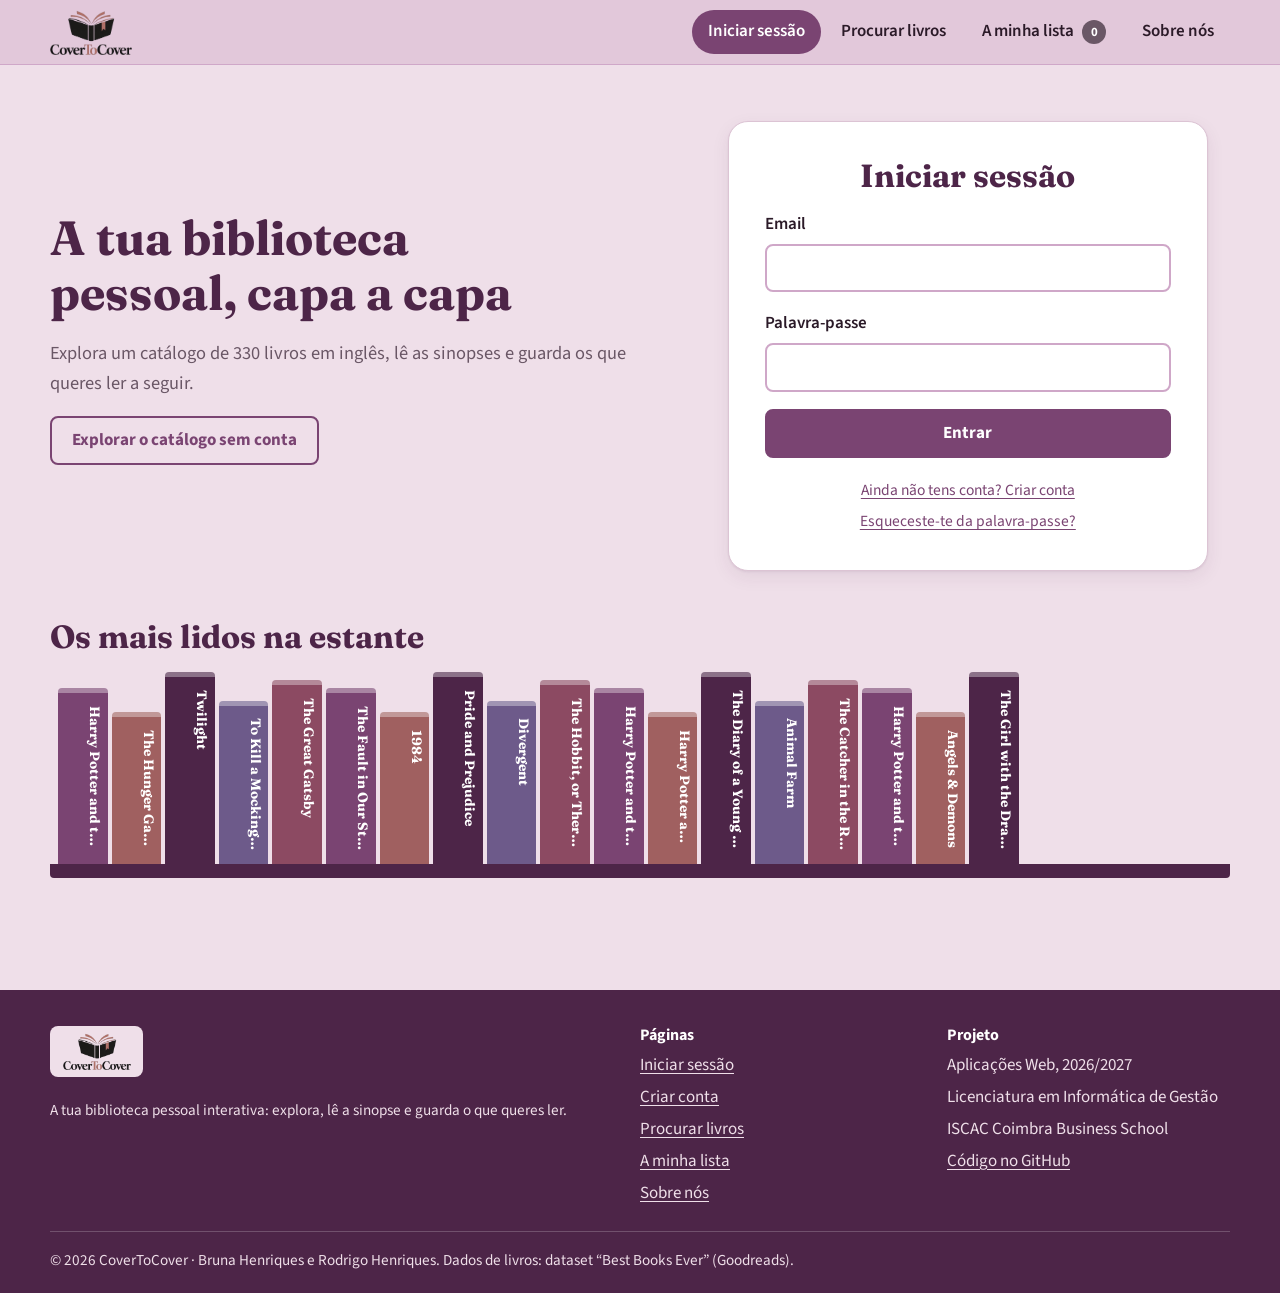
<file: index.html>
<!DOCTYPE html>
<html lang="pt-PT">
<head>
  <meta charset="utf-8">
  <meta name="viewport" content="width=device-width, initial-scale=1">
  <title>CoverToCover · Iniciar sessão</title>
  <meta name="description" content="Biblioteca pessoal interativa: explora um catálogo de livros, lê sinopses e guarda o que queres ler.">
  <meta name="theme-color" content="#e2c8da">
  <link rel="icon" type="image/png" href="img/logo.png">
  <link rel="preconnect" href="https://fonts.googleapis.com">
  <link rel="preconnect" href="https://fonts.gstatic.com" crossorigin>
  <link href="https://fonts.googleapis.com/css2?family=Fraunces:opsz,wght@9..144,600;9..144,700&family=Source+Sans+3:wght@400;600;700&display=swap" rel="stylesheet">
  <link rel="stylesheet" href="css/style.css">
</head>
<body>
  <a class="saltar" href="#conteudo">Saltar para o conteúdo</a>

  <header class="topo">
    <div class="container topo__barra">
      <a class="marca" href="index.html" aria-label="CoverToCover, página inicial">
        <img src="img/logo.png" alt="CoverToCover" width="102" height="58">
      </a>
      <button class="menu-btn" id="menu-btn" type="button" aria-expanded="false" aria-controls="menu-principal">
        <span class="menu-btn__barras" aria-hidden="true"></span> Menu
      </button>
      <nav class="menu" id="menu-principal" aria-label="Principal">
        <ul>
      <li><a href="index.html" aria-current="page" data-link-sessao>Iniciar sessão</a></li>
      <li><a href="livros.html">Procurar livros</a></li>
      <li><a href="lista.html">A minha lista <span class="contador" data-contador data-zero="true" aria-label="livros na lista">0</span></a></li>
      <li><a href="sobre.html">Sobre nós</a></li>
        </ul>
      </nav>
    </div>
  </header>

  <main id="conteudo">
    <section class="entrada">
      <div class="container entrada__grelha">
        <div class="entrada__texto">
          <h1>A tua biblioteca pessoal, capa a capa</h1>
          <p class="intro">Explora um catálogo de 330 livros em inglês, lê as sinopses e guarda os que queres ler a seguir.</p>
          <p><a class="btn btn--contorno" href="livros.html">Explorar o catálogo sem conta</a></p>
        </div>
        <div class="painel painel--login">
          <h2>Iniciar sessão</h2>
          <form class="formulario" id="form-login" novalidate>
            <p class="mensagem" id="login-ola" hidden></p>
        <div class="campo">
          <label for="email">Email</label>
          <input id="email" name="email" type="email" autocomplete="email" required aria-describedby="email-erro">
          <span class="campo__erro" id="email-erro" role="alert"></span>
        </div>
        <div class="campo">
          <label for="senha">Palavra-passe</label>
          <input id="senha" name="senha" type="password" autocomplete="current-password" required aria-describedby="senha-erro">
          <span class="campo__erro" id="senha-erro" role="alert"></span>
        </div>
            <div class="aviso-form" role="status" hidden></div>
            <button class="btn btn--bloco" type="submit">Entrar</button>
          </form>
          <div class="links-login">
            <a href="registo.html">Ainda não tens conta? Criar conta</a>
            <a href="#" id="esqueci">Esqueceste-te da palavra-passe?</a>
          </div>
        </div>
      </div>
      <div class="container estante-bloco">
        <h2>Os mais lidos na estante</h2>
        <ul class="estante" id="estante" aria-label="Livros mais populares"></ul>
      </div>
    </section>
  </main>

  <div class="so-leitores" id="aviso" role="status" aria-live="polite"></div>

  <footer class="rodape">
    <div class="container">
      <div class="rodape__grelha">
        <div>
          <a class="rodape__marca" href="index.html"><img src="img/logo.png" alt="CoverToCover" width="85" height="48"></a>
          <p>A tua biblioteca pessoal interativa: explora, lê a sinopse e guarda o que queres ler.</p>
        </div>
        <nav aria-label="Rodapé">
          <h2>Páginas</h2>
          <ul>
            <li><a href="index.html">Iniciar sessão</a></li>
            <li><a href="registo.html">Criar conta</a></li>
            <li><a href="livros.html">Procurar livros</a></li>
            <li><a href="lista.html">A minha lista</a></li>
            <li><a href="sobre.html">Sobre nós</a></li>
          </ul>
        </nav>
        <div>
          <h2>Projeto</h2>
          <ul>
            <li>Aplicações Web, 2026/2027</li>
            <li>Licenciatura em Informática de Gestão</li>
            <li>ISCAC Coimbra Business School</li>
            <li><a href="https://github.com/brunahenriques/projeto-web-2026">Código no GitHub</a></li>
          </ul>
        </div>
      </div>
      <div class="rodape__fim"><p>© 2026 CoverToCover · Bruna Henriques e Rodrigo Henriques. Dados de livros: dataset “Best Books Ever” (Goodreads).</p></div>
    </div>
  </footer>
  <script src="data/livros.js"></script>
  <script src="js/app.js"></script>
  <script src="js/auth.js"></script>
  <script src="js/inicio.js"></script>
</body>
</html>
</file>
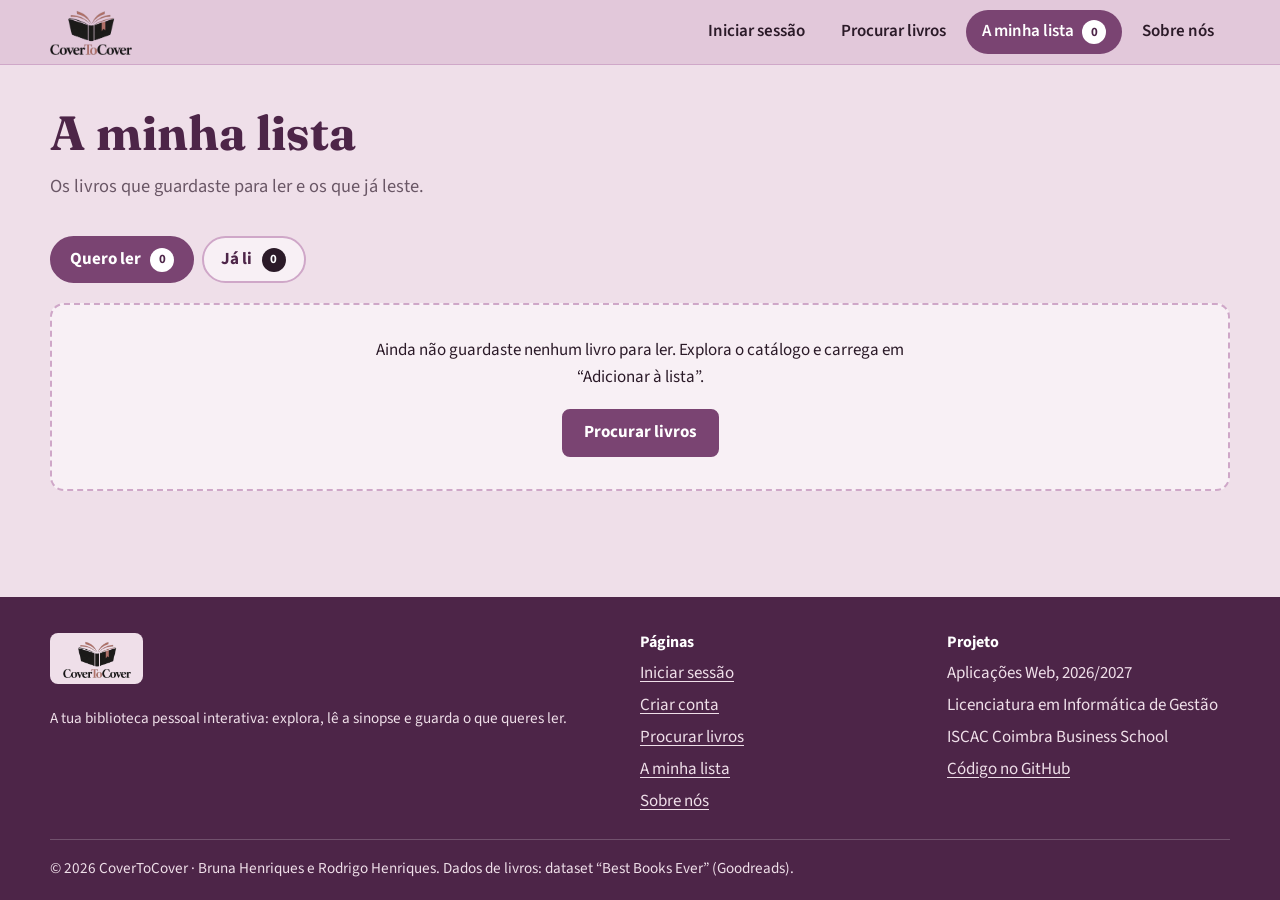
<file: lista.html>
<!DOCTYPE html>
<html lang="pt-PT">
<head>
  <meta charset="utf-8">
  <meta name="viewport" content="width=device-width, initial-scale=1">
  <title>A minha lista · CoverToCover</title>
  <meta name="description" content="Os livros que queres ler e os que já leste.">
  <meta name="theme-color" content="#e2c8da">
  <link rel="icon" type="image/png" href="img/logo.png">
  <link rel="preconnect" href="https://fonts.googleapis.com">
  <link rel="preconnect" href="https://fonts.gstatic.com" crossorigin>
  <link href="https://fonts.googleapis.com/css2?family=Fraunces:opsz,wght@9..144,600;9..144,700&family=Source+Sans+3:wght@400;600;700&display=swap" rel="stylesheet">
  <link rel="stylesheet" href="css/style.css">
</head>
<body>
  <a class="saltar" href="#conteudo">Saltar para o conteúdo</a>

  <header class="topo">
    <div class="container topo__barra">
      <a class="marca" href="index.html" aria-label="CoverToCover, página inicial">
        <img src="img/logo.png" alt="CoverToCover" width="102" height="58">
      </a>
      <button class="menu-btn" id="menu-btn" type="button" aria-expanded="false" aria-controls="menu-principal">
        <span class="menu-btn__barras" aria-hidden="true"></span> Menu
      </button>
      <nav class="menu" id="menu-principal" aria-label="Principal">
        <ul>
      <li><a href="index.html" data-link-sessao>Iniciar sessão</a></li>
      <li><a href="livros.html">Procurar livros</a></li>
      <li><a href="lista.html" aria-current="page">A minha lista <span class="contador" data-contador data-zero="true" aria-label="livros na lista">0</span></a></li>
      <li><a href="sobre.html">Sobre nós</a></li>
        </ul>
      </nav>
    </div>
  </header>

  <main id="conteudo">
    <div class="container">
      <div class="pagina-titulo">
        <h1>A minha lista</h1>
        <p class="intro">Os livros que guardaste para ler e os que já leste.</p>
      </div>
      <div class="separadores" role="tablist" aria-label="Estado dos livros">
        <button class="separador" role="tab" data-estado="quero" aria-selected="true">Quero ler <span class="contador" id="n-quero">0</span></button>
        <button class="separador" role="tab" data-estado="lido" aria-selected="false">Já li <span class="contador" id="n-lido">0</span></button>
      </div>
      <ul class="lista-completa" id="lista-itens"></ul>
      <div class="vazio" id="lista-vazia" hidden>
        <p></p>
        <a class="btn" href="livros.html">Procurar livros</a>
      </div>
    </div>
  </main>

  <div class="so-leitores" id="aviso" role="status" aria-live="polite"></div>

  <footer class="rodape">
    <div class="container">
      <div class="rodape__grelha">
        <div>
          <a class="rodape__marca" href="index.html"><img src="img/logo.png" alt="CoverToCover" width="85" height="48"></a>
          <p>A tua biblioteca pessoal interativa: explora, lê a sinopse e guarda o que queres ler.</p>
        </div>
        <nav aria-label="Rodapé">
          <h2>Páginas</h2>
          <ul>
            <li><a href="index.html">Iniciar sessão</a></li>
            <li><a href="registo.html">Criar conta</a></li>
            <li><a href="livros.html">Procurar livros</a></li>
            <li><a href="lista.html">A minha lista</a></li>
            <li><a href="sobre.html">Sobre nós</a></li>
          </ul>
        </nav>
        <div>
          <h2>Projeto</h2>
          <ul>
            <li>Aplicações Web, 2026/2027</li>
            <li>Licenciatura em Informática de Gestão</li>
            <li>ISCAC Coimbra Business School</li>
            <li><a href="https://github.com/brunahenriques/projeto-web-2026">Código no GitHub</a></li>
          </ul>
        </div>
      </div>
      <div class="rodape__fim"><p>© 2026 CoverToCover · Bruna Henriques e Rodrigo Henriques. Dados de livros: dataset “Best Books Ever” (Goodreads).</p></div>
    </div>
  </footer>
  <script src="data/livros.js"></script>
  <script src="js/app.js"></script>
  <script src="js/lista.js"></script>
</body>
</html>
</file>
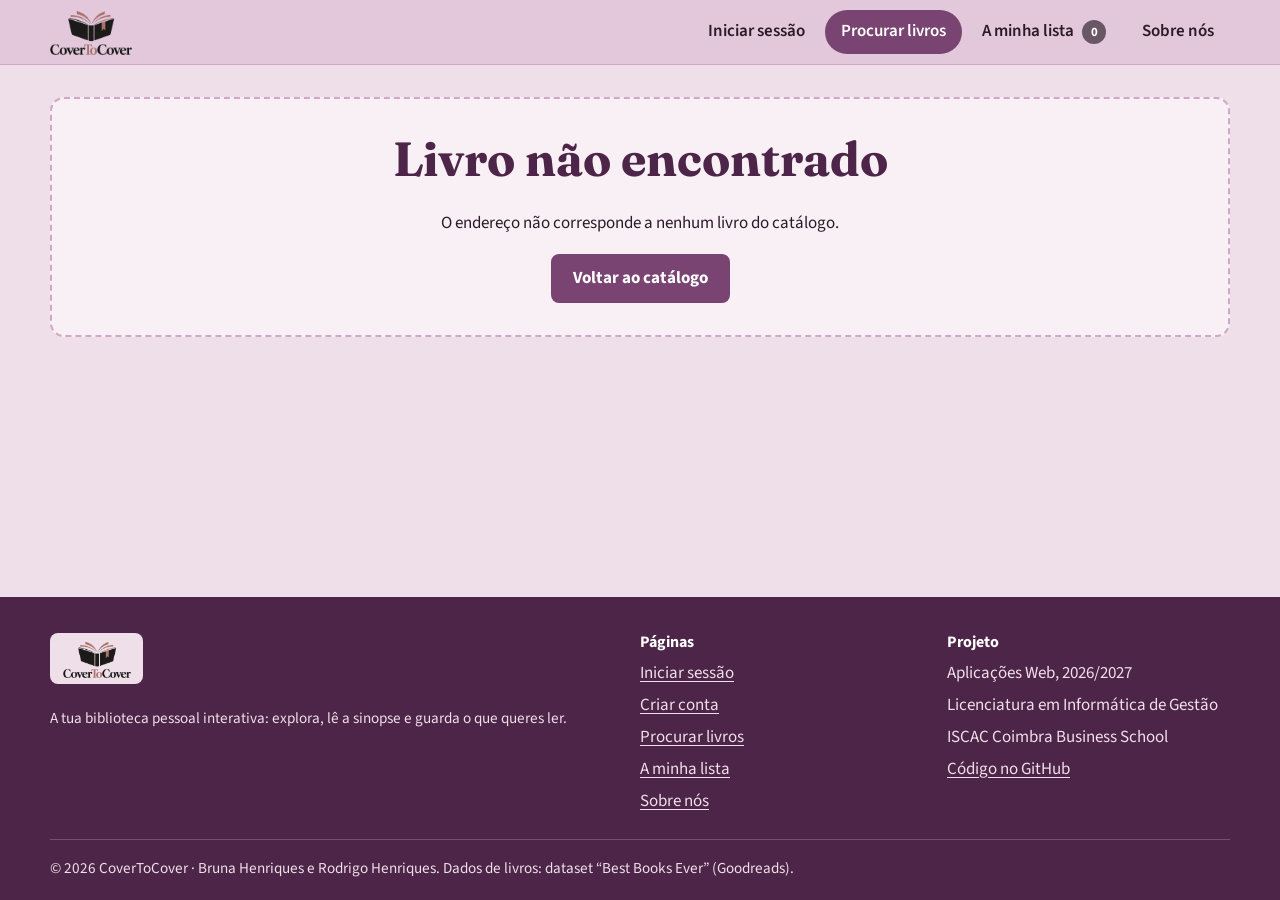
<file: livro.html>
<!DOCTYPE html>
<html lang="pt-PT">
<head>
  <meta charset="utf-8">
  <meta name="viewport" content="width=device-width, initial-scale=1">
  <title>Livro · CoverToCover</title>
  <meta name="description" content="Capa, ficha e sinopse do livro.">
  <meta name="theme-color" content="#e2c8da">
  <link rel="icon" type="image/png" href="img/logo.png">
  <link rel="preconnect" href="https://fonts.googleapis.com">
  <link rel="preconnect" href="https://fonts.gstatic.com" crossorigin>
  <link href="https://fonts.googleapis.com/css2?family=Fraunces:opsz,wght@9..144,600;9..144,700&family=Source+Sans+3:wght@400;600;700&display=swap" rel="stylesheet">
  <link rel="stylesheet" href="css/style.css">
</head>
<body>
  <a class="saltar" href="#conteudo">Saltar para o conteúdo</a>

  <header class="topo">
    <div class="container topo__barra">
      <a class="marca" href="index.html" aria-label="CoverToCover, página inicial">
        <img src="img/logo.png" alt="CoverToCover" width="102" height="58">
      </a>
      <button class="menu-btn" id="menu-btn" type="button" aria-expanded="false" aria-controls="menu-principal">
        <span class="menu-btn__barras" aria-hidden="true"></span> Menu
      </button>
      <nav class="menu" id="menu-principal" aria-label="Principal">
        <ul>
      <li><a href="index.html" data-link-sessao>Iniciar sessão</a></li>
      <li><a href="livros.html" aria-current="page">Procurar livros</a></li>
      <li><a href="lista.html">A minha lista <span class="contador" data-contador data-zero="true" aria-label="livros na lista">0</span></a></li>
      <li><a href="sobre.html">Sobre nós</a></li>
        </ul>
      </nav>
    </div>
  </header>

  <main id="conteudo">
    <div class="container" id="livro">
      <p class="suave" style="padding-top:2rem">A carregar livro…</p>
    </div>
  </main>

  <div class="so-leitores" id="aviso" role="status" aria-live="polite"></div>

  <footer class="rodape">
    <div class="container">
      <div class="rodape__grelha">
        <div>
          <a class="rodape__marca" href="index.html"><img src="img/logo.png" alt="CoverToCover" width="85" height="48"></a>
          <p>A tua biblioteca pessoal interativa: explora, lê a sinopse e guarda o que queres ler.</p>
        </div>
        <nav aria-label="Rodapé">
          <h2>Páginas</h2>
          <ul>
            <li><a href="index.html">Iniciar sessão</a></li>
            <li><a href="registo.html">Criar conta</a></li>
            <li><a href="livros.html">Procurar livros</a></li>
            <li><a href="lista.html">A minha lista</a></li>
            <li><a href="sobre.html">Sobre nós</a></li>
          </ul>
        </nav>
        <div>
          <h2>Projeto</h2>
          <ul>
            <li>Aplicações Web, 2026/2027</li>
            <li>Licenciatura em Informática de Gestão</li>
            <li>ISCAC Coimbra Business School</li>
            <li><a href="https://github.com/brunahenriques/projeto-web-2026">Código no GitHub</a></li>
          </ul>
        </div>
      </div>
      <div class="rodape__fim"><p>© 2026 CoverToCover · Bruna Henriques e Rodrigo Henriques. Dados de livros: dataset “Best Books Ever” (Goodreads).</p></div>
    </div>
  </footer>
  <script src="data/livros.js"></script>
  <script src="js/app.js"></script>
  <script src="js/livro.js"></script>
</body>
</html>
</file>
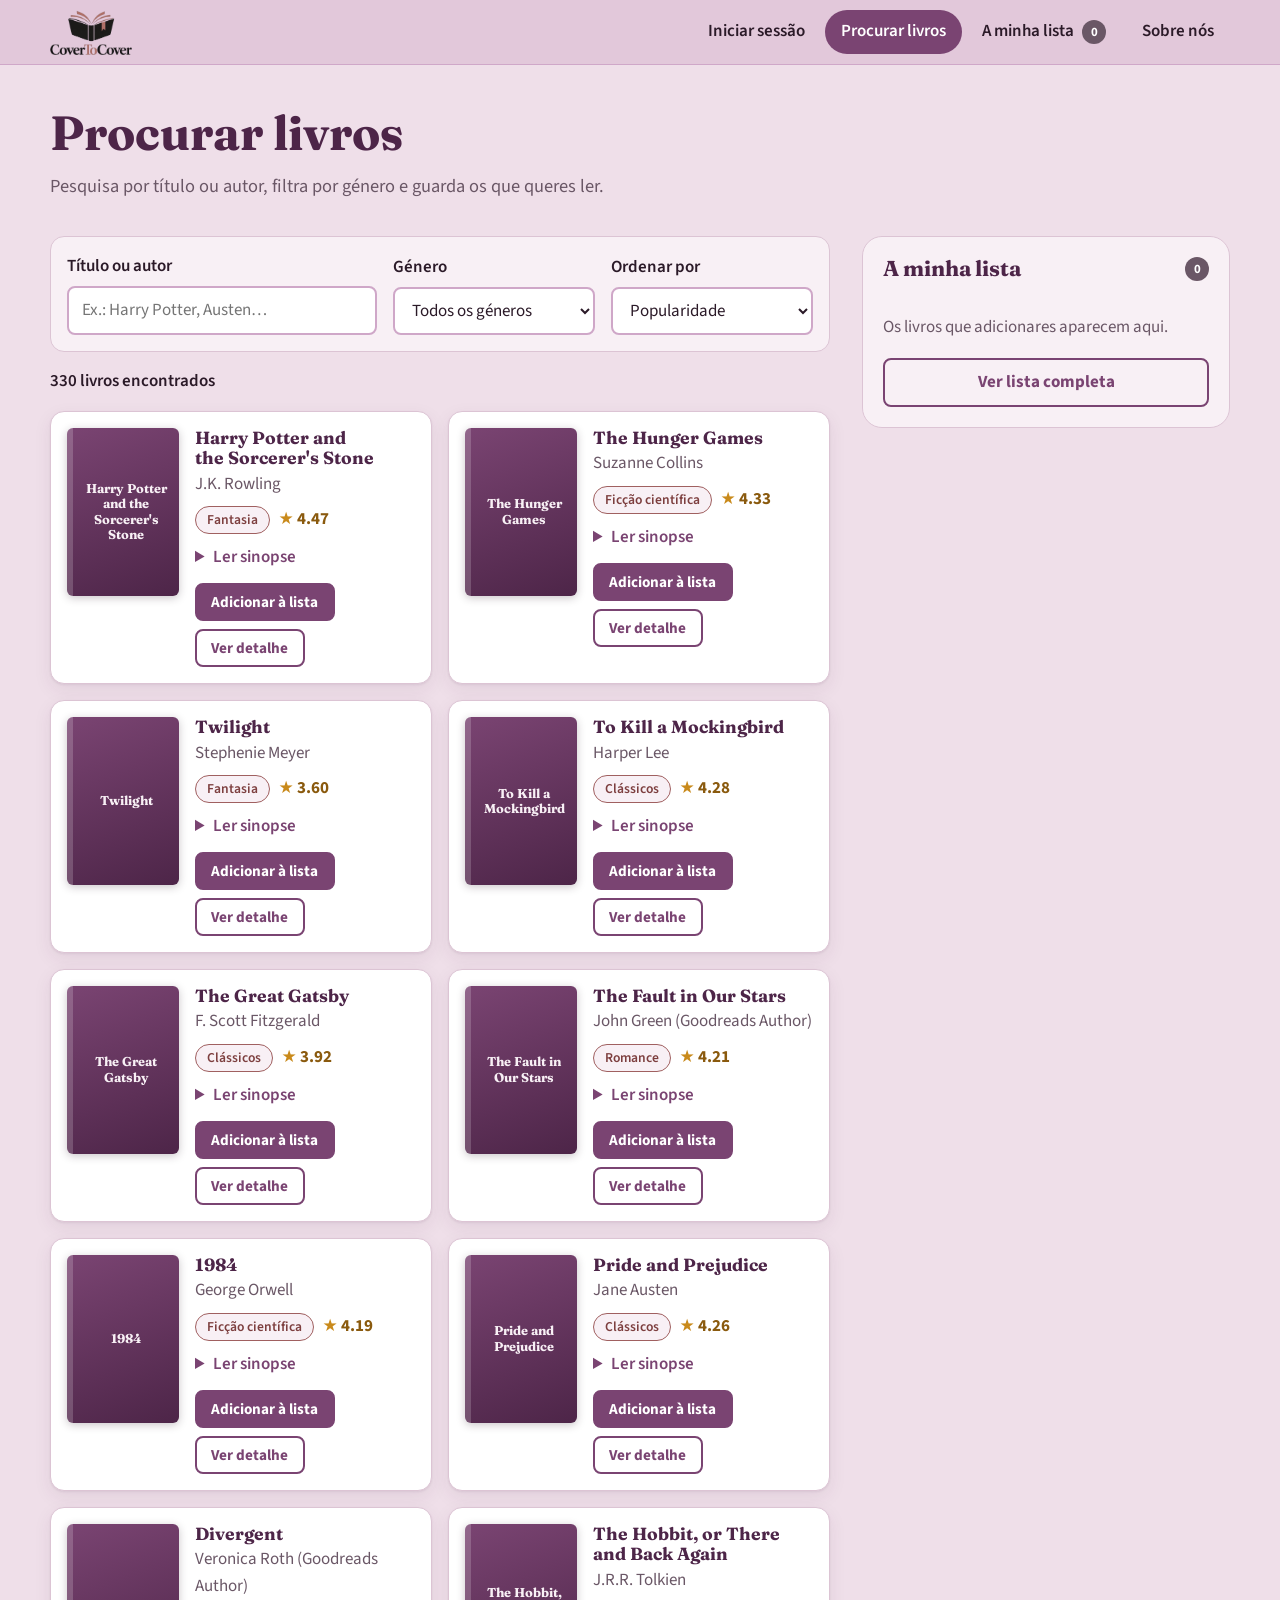
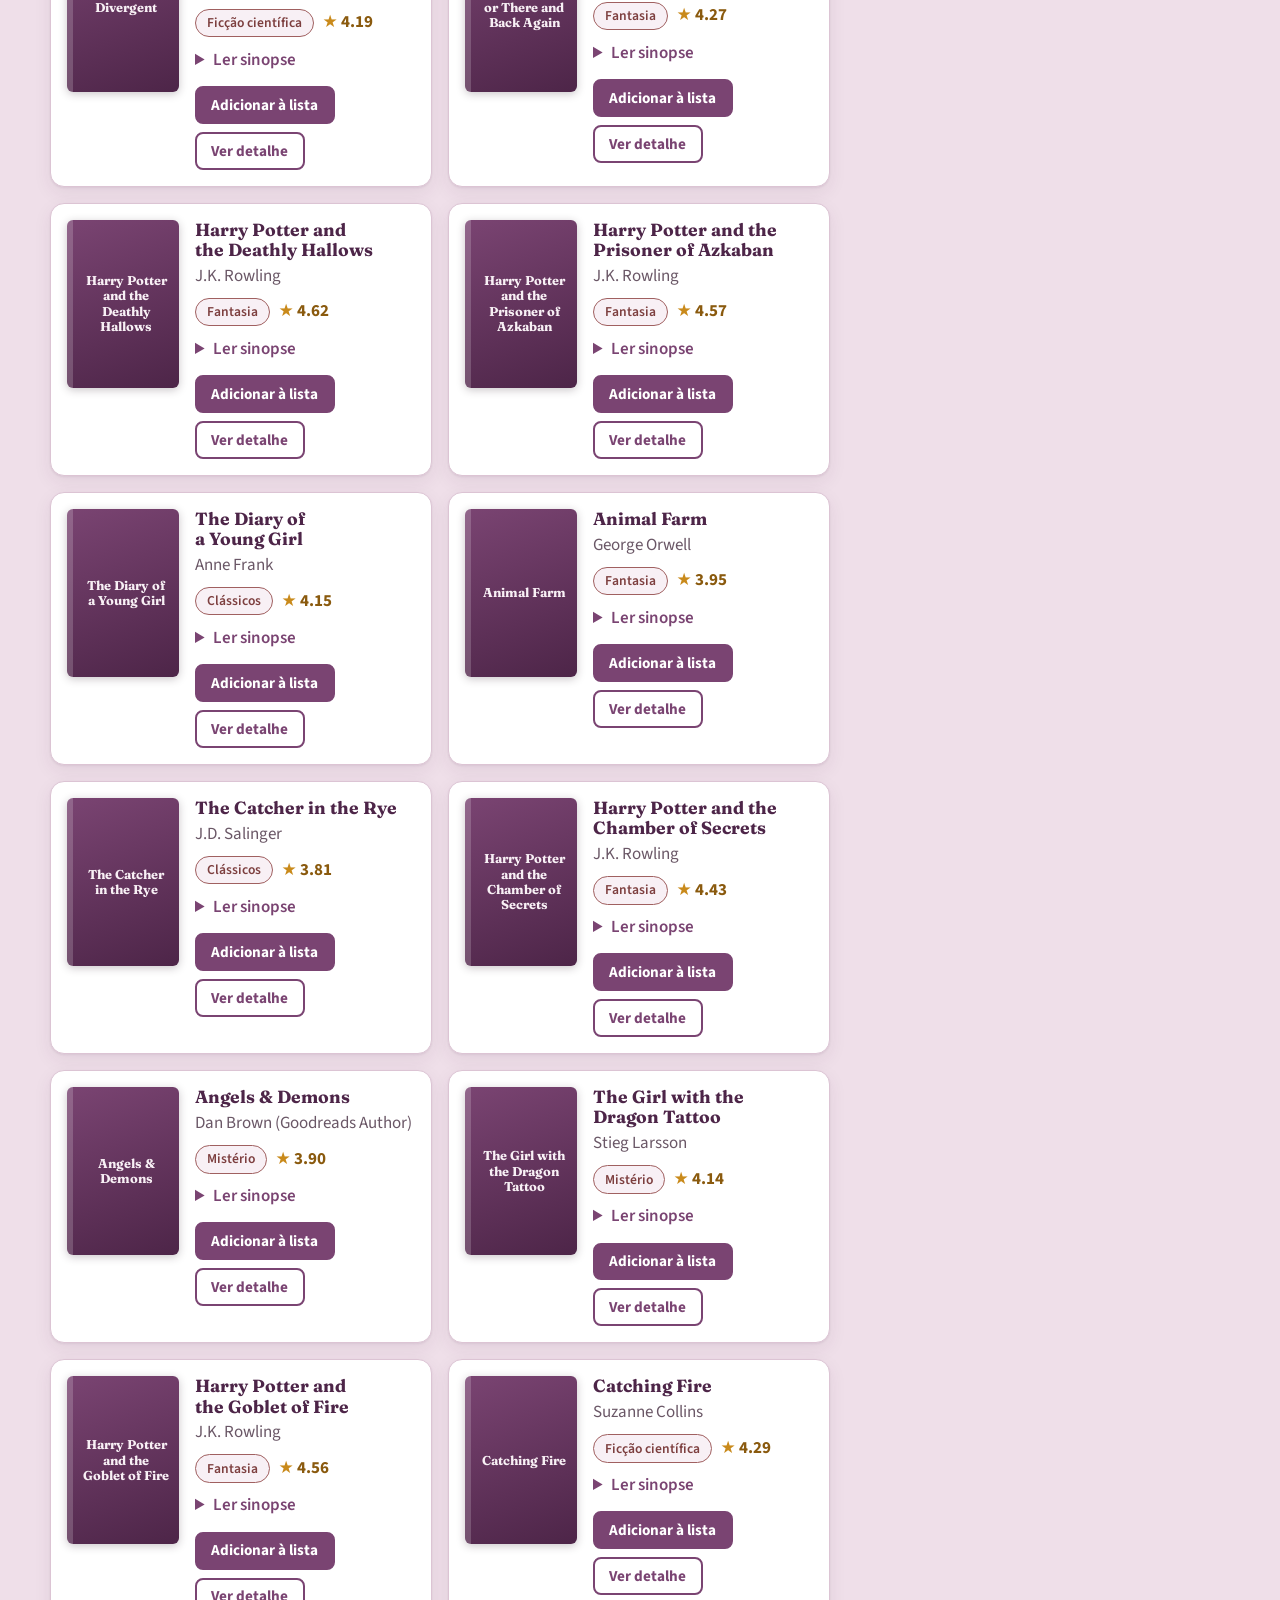
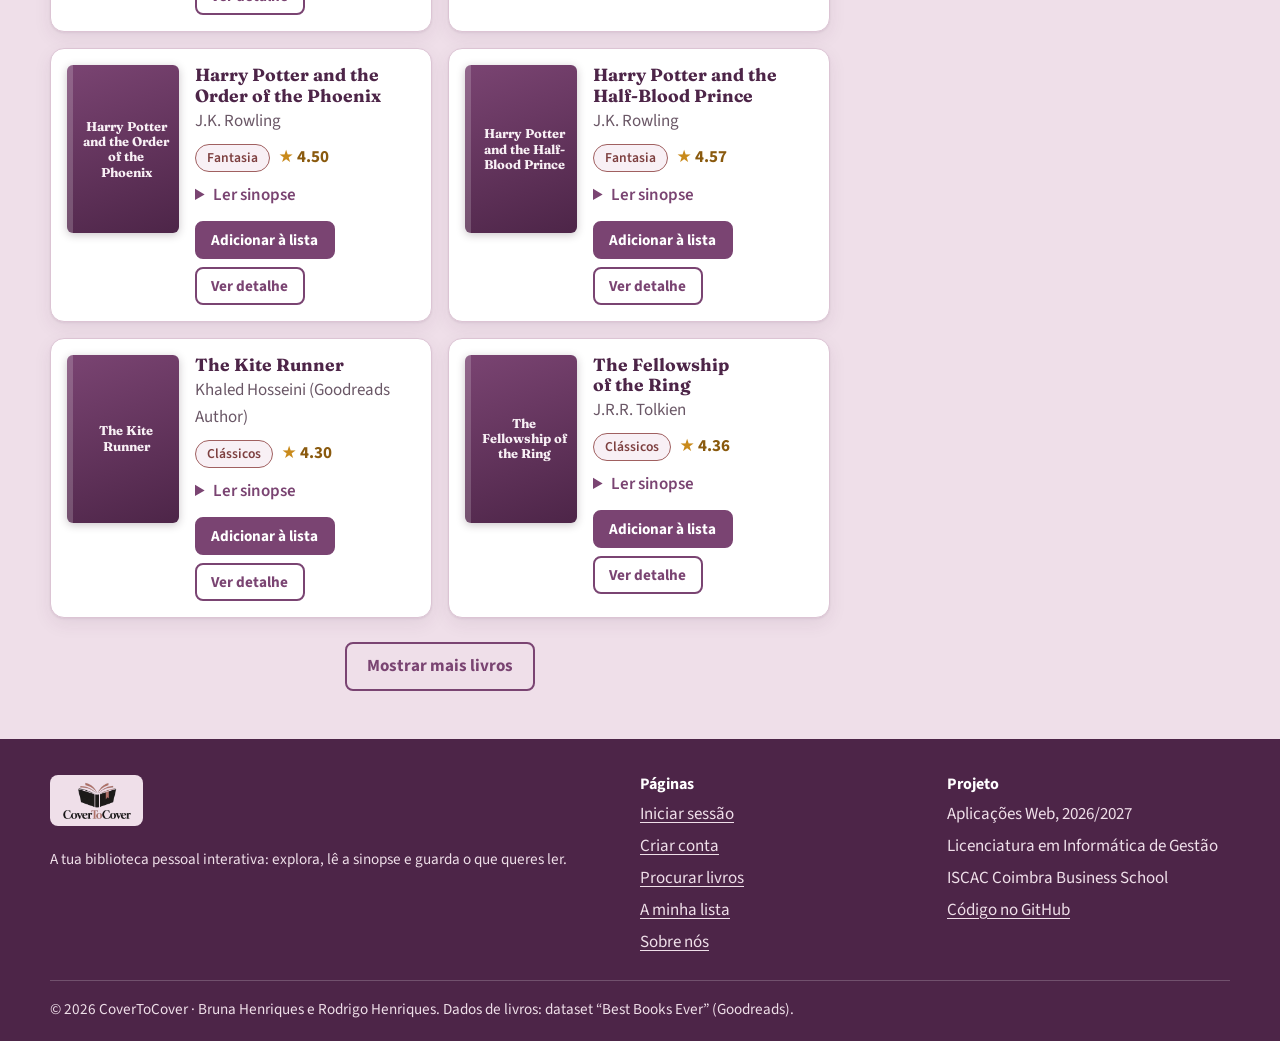
<file: livros.html>
<!DOCTYPE html>
<html lang="pt-PT">
<head>
  <meta charset="utf-8">
  <meta name="viewport" content="width=device-width, initial-scale=1">
  <title>Procurar livros · CoverToCover</title>
  <meta name="description" content="Pesquisa livros por título, autor ou género e guarda os que queres ler.">
  <meta name="theme-color" content="#e2c8da">
  <link rel="icon" type="image/png" href="img/logo.png">
  <link rel="preconnect" href="https://fonts.googleapis.com">
  <link rel="preconnect" href="https://fonts.gstatic.com" crossorigin>
  <link href="https://fonts.googleapis.com/css2?family=Fraunces:opsz,wght@9..144,600;9..144,700&family=Source+Sans+3:wght@400;600;700&display=swap" rel="stylesheet">
  <link rel="stylesheet" href="css/style.css">
</head>
<body>
  <a class="saltar" href="#conteudo">Saltar para o conteúdo</a>

  <header class="topo">
    <div class="container topo__barra">
      <a class="marca" href="index.html" aria-label="CoverToCover, página inicial">
        <img src="img/logo.png" alt="CoverToCover" width="102" height="58">
      </a>
      <button class="menu-btn" id="menu-btn" type="button" aria-expanded="false" aria-controls="menu-principal">
        <span class="menu-btn__barras" aria-hidden="true"></span> Menu
      </button>
      <nav class="menu" id="menu-principal" aria-label="Principal">
        <ul>
      <li><a href="index.html" data-link-sessao>Iniciar sessão</a></li>
      <li><a href="livros.html" aria-current="page">Procurar livros</a></li>
      <li><a href="lista.html">A minha lista <span class="contador" data-contador data-zero="true" aria-label="livros na lista">0</span></a></li>
      <li><a href="sobre.html">Sobre nós</a></li>
        </ul>
      </nav>
    </div>
  </header>

  <main id="conteudo">
    <div class="container">
      <div class="pagina-titulo">
        <h1>Procurar livros</h1>
        <p class="intro">Pesquisa por título ou autor, filtra por género e guarda os que queres ler.</p>
      </div>

      <div class="catalogo-layout">
        <section class="catalogo" aria-labelledby="t-resultados">
          <form class="filtros" id="filtros" role="search" aria-label="Filtrar livros">
            <div class="campo">
              <label for="pesquisa">Título ou autor</label>
              <input id="pesquisa" type="search" placeholder="Ex.: Harry Potter, Austen…" autocomplete="off">
            </div>
            <div class="campo">
              <label for="genero">Género</label>
              <select id="genero"><option value="">Todos os géneros</option></select>
            </div>
            <div class="campo">
              <label for="ordem">Ordenar por</label>
              <select id="ordem">
                <option value="popularidade">Popularidade</option>
                <option value="avaliacao">Avaliação</option>
                <option value="titulo">Título (A–Z)</option>
              </select>
            </div>
          </form>

          <div class="catalogo__estado">
            <h2 class="so-leitores" id="t-resultados">Resultados</h2>
            <p id="estado" aria-live="polite"></p>
            <button class="btn-link" id="limpar" type="button" hidden>Limpar filtros</button>
          </div>

          <ul class="livros-grelha" id="livros"></ul>

          <div class="vazio" id="vazio" hidden>
            <h3>Nenhum livro encontrado</h3>
            <p>Experimenta outro título, outro autor ou remove o filtro de género.</p>
          </div>
          <div class="mais" id="mais" hidden><button class="btn btn--contorno" id="mais-btn" type="button">Mostrar mais livros</button></div>
        </section>

        <aside class="lista-lateral" aria-labelledby="t-lateral">
          <div class="lista-lateral__topo">
            <h2 id="t-lateral">A minha lista</h2>
            <span class="contador" data-contador data-zero="true" aria-label="livros na lista">0</span>
          </div>
          <ul class="mini-lista" id="mini-lista"></ul>
          <p class="suave" id="mini-vazia">Os livros que adicionares aparecem aqui.</p>
          <a class="btn btn--contorno btn--bloco" href="lista.html">Ver lista completa</a>
        </aside>
      </div>
    </div>
  </main>

  <div class="so-leitores" id="aviso" role="status" aria-live="polite"></div>

  <footer class="rodape">
    <div class="container">
      <div class="rodape__grelha">
        <div>
          <a class="rodape__marca" href="index.html"><img src="img/logo.png" alt="CoverToCover" width="85" height="48"></a>
          <p>A tua biblioteca pessoal interativa: explora, lê a sinopse e guarda o que queres ler.</p>
        </div>
        <nav aria-label="Rodapé">
          <h2>Páginas</h2>
          <ul>
            <li><a href="index.html">Iniciar sessão</a></li>
            <li><a href="registo.html">Criar conta</a></li>
            <li><a href="livros.html">Procurar livros</a></li>
            <li><a href="lista.html">A minha lista</a></li>
            <li><a href="sobre.html">Sobre nós</a></li>
          </ul>
        </nav>
        <div>
          <h2>Projeto</h2>
          <ul>
            <li>Aplicações Web, 2026/2027</li>
            <li>Licenciatura em Informática de Gestão</li>
            <li>ISCAC Coimbra Business School</li>
            <li><a href="https://github.com/brunahenriques/projeto-web-2026">Código no GitHub</a></li>
          </ul>
        </div>
      </div>
      <div class="rodape__fim"><p>© 2026 CoverToCover · Bruna Henriques e Rodrigo Henriques. Dados de livros: dataset “Best Books Ever” (Goodreads).</p></div>
    </div>
  </footer>
  <script src="data/livros.js"></script>
  <script src="js/app.js"></script>
  <script src="js/catalogo.js"></script>
</body>
</html>
</file>
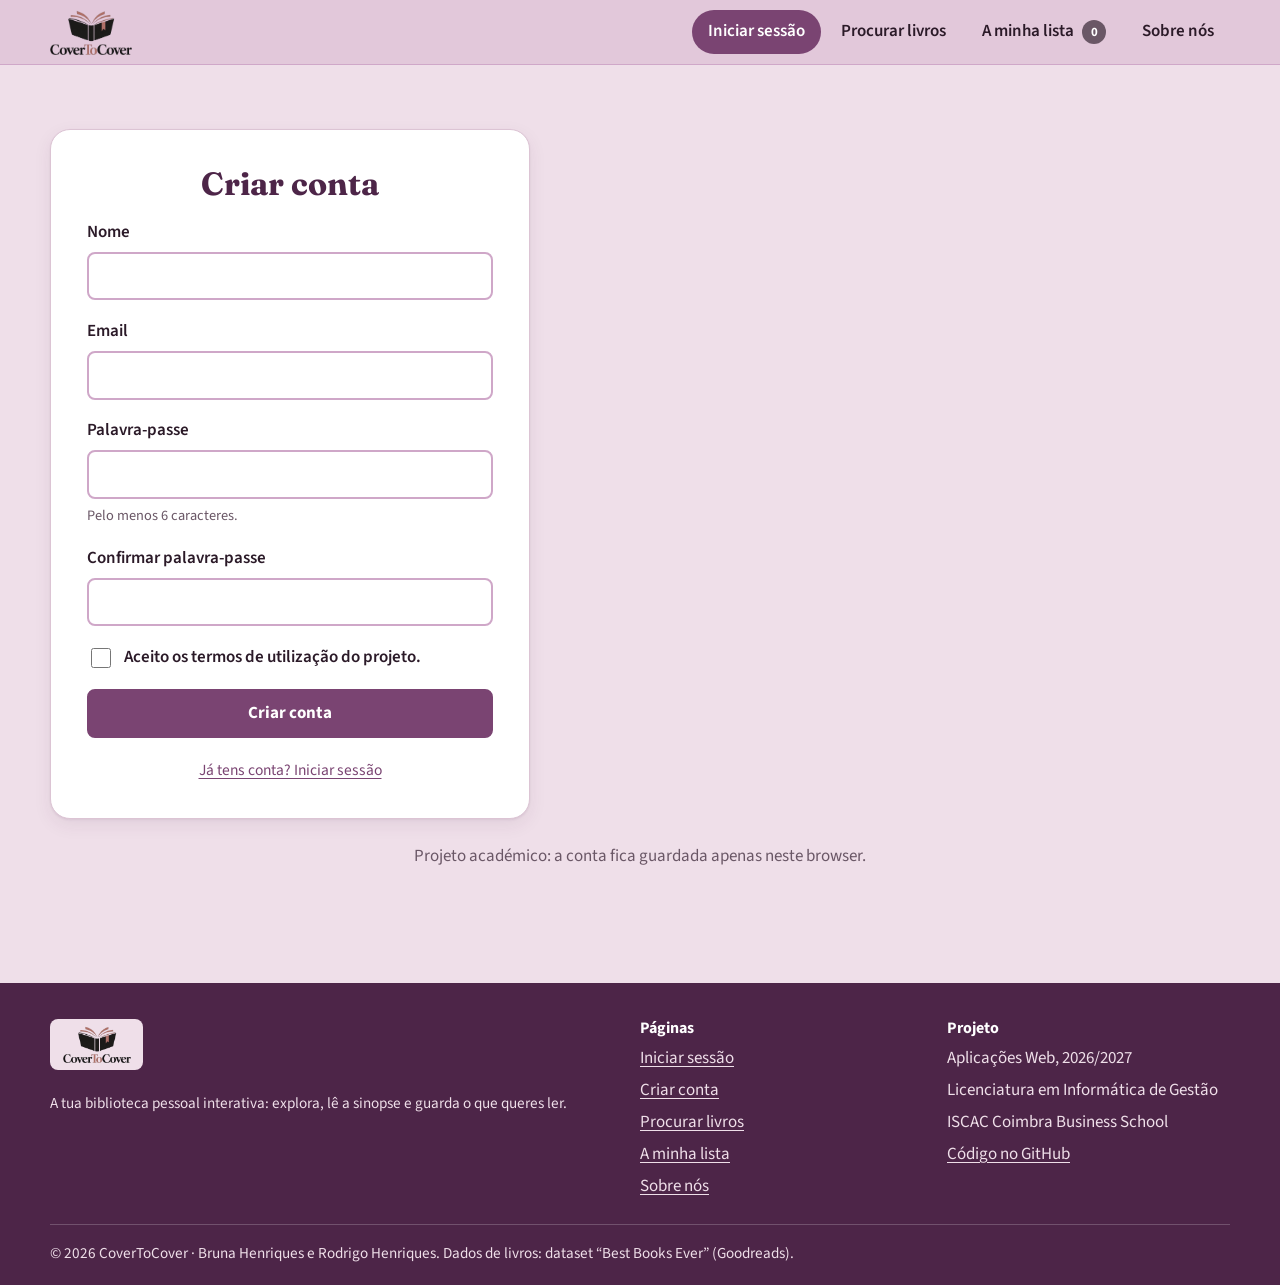
<file: registo.html>
<!DOCTYPE html>
<html lang="pt-PT">
<head>
  <meta charset="utf-8">
  <meta name="viewport" content="width=device-width, initial-scale=1">
  <title>Criar conta · CoverToCover</title>
  <meta name="description" content="Cria a tua conta no CoverToCover.">
  <meta name="theme-color" content="#e2c8da">
  <link rel="icon" type="image/png" href="img/logo.png">
  <link rel="preconnect" href="https://fonts.googleapis.com">
  <link rel="preconnect" href="https://fonts.gstatic.com" crossorigin>
  <link href="https://fonts.googleapis.com/css2?family=Fraunces:opsz,wght@9..144,600;9..144,700&family=Source+Sans+3:wght@400;600;700&display=swap" rel="stylesheet">
  <link rel="stylesheet" href="css/style.css">
</head>
<body>
  <a class="saltar" href="#conteudo">Saltar para o conteúdo</a>

  <header class="topo">
    <div class="container topo__barra">
      <a class="marca" href="index.html" aria-label="CoverToCover, página inicial">
        <img src="img/logo.png" alt="CoverToCover" width="102" height="58">
      </a>
      <button class="menu-btn" id="menu-btn" type="button" aria-expanded="false" aria-controls="menu-principal">
        <span class="menu-btn__barras" aria-hidden="true"></span> Menu
      </button>
      <nav class="menu" id="menu-principal" aria-label="Principal">
        <ul>
      <li><a href="index.html" aria-current="page" data-link-sessao>Iniciar sessão</a></li>
      <li><a href="livros.html">Procurar livros</a></li>
      <li><a href="lista.html">A minha lista <span class="contador" data-contador data-zero="true" aria-label="livros na lista">0</span></a></li>
      <li><a href="sobre.html">Sobre nós</a></li>
        </ul>
      </nav>
    </div>
  </header>

  <main id="conteudo">
    <section class="secao">
      <div class="container">
        <div class="painel painel--login">
          <h1 style="font-size:2rem;text-align:center">Criar conta</h1>
          <form class="formulario" id="form-registo" novalidate>
        <div class="campo">
          <label for="nome">Nome</label>
          <input id="nome" name="nome" type="text" autocomplete="name" required aria-describedby="nome-erro">
          <span class="campo__erro" id="nome-erro" role="alert"></span>
        </div>
        <div class="campo">
          <label for="email">Email</label>
          <input id="email" name="email" type="email" autocomplete="email" required aria-describedby="email-erro">
          <span class="campo__erro" id="email-erro" role="alert"></span>
        </div>
        <div class="campo">
          <label for="senha">Palavra-passe</label>
          <input id="senha" name="senha" type="password" autocomplete="new-password" minlength="6" required aria-describedby="senha-ajuda senha-erro">
          <span class="campo__ajuda" id="senha-ajuda">Pelo menos 6 caracteres.</span><span class="campo__erro" id="senha-erro" role="alert"></span>
        </div>
        <div class="campo">
          <label for="senha2">Confirmar palavra-passe</label>
          <input id="senha2" name="senha2" type="password" autocomplete="new-password" required aria-describedby="senha2-erro">
          <span class="campo__erro" id="senha2-erro" role="alert"></span>
        </div>
            <div class="campo campo--check">
              <input id="termos" name="termos" type="checkbox" required>
              <label for="termos">Aceito os termos de utilização do projeto.</label>
            </div>
            <div class="aviso-form" role="status" hidden></div>
            <button class="btn btn--bloco" type="submit">Criar conta</button>
          </form>
          <div class="links-login"><a href="index.html">Já tens conta? Iniciar sessão</a></div>
        </div>
        <p class="suave" style="text-align:center;margin:1.5rem auto 0">Projeto académico: a conta fica guardada apenas neste browser.</p>
      </div>
    </section>
  </main>

  <div class="so-leitores" id="aviso" role="status" aria-live="polite"></div>

  <footer class="rodape">
    <div class="container">
      <div class="rodape__grelha">
        <div>
          <a class="rodape__marca" href="index.html"><img src="img/logo.png" alt="CoverToCover" width="85" height="48"></a>
          <p>A tua biblioteca pessoal interativa: explora, lê a sinopse e guarda o que queres ler.</p>
        </div>
        <nav aria-label="Rodapé">
          <h2>Páginas</h2>
          <ul>
            <li><a href="index.html">Iniciar sessão</a></li>
            <li><a href="registo.html">Criar conta</a></li>
            <li><a href="livros.html">Procurar livros</a></li>
            <li><a href="lista.html">A minha lista</a></li>
            <li><a href="sobre.html">Sobre nós</a></li>
          </ul>
        </nav>
        <div>
          <h2>Projeto</h2>
          <ul>
            <li>Aplicações Web, 2026/2027</li>
            <li>Licenciatura em Informática de Gestão</li>
            <li>ISCAC Coimbra Business School</li>
            <li><a href="https://github.com/brunahenriques/projeto-web-2026">Código no GitHub</a></li>
          </ul>
        </div>
      </div>
      <div class="rodape__fim"><p>© 2026 CoverToCover · Bruna Henriques e Rodrigo Henriques. Dados de livros: dataset “Best Books Ever” (Goodreads).</p></div>
    </div>
  </footer>
  <script src="js/app.js"></script>
  <script src="js/auth.js"></script>
</body>
</html>
</file>
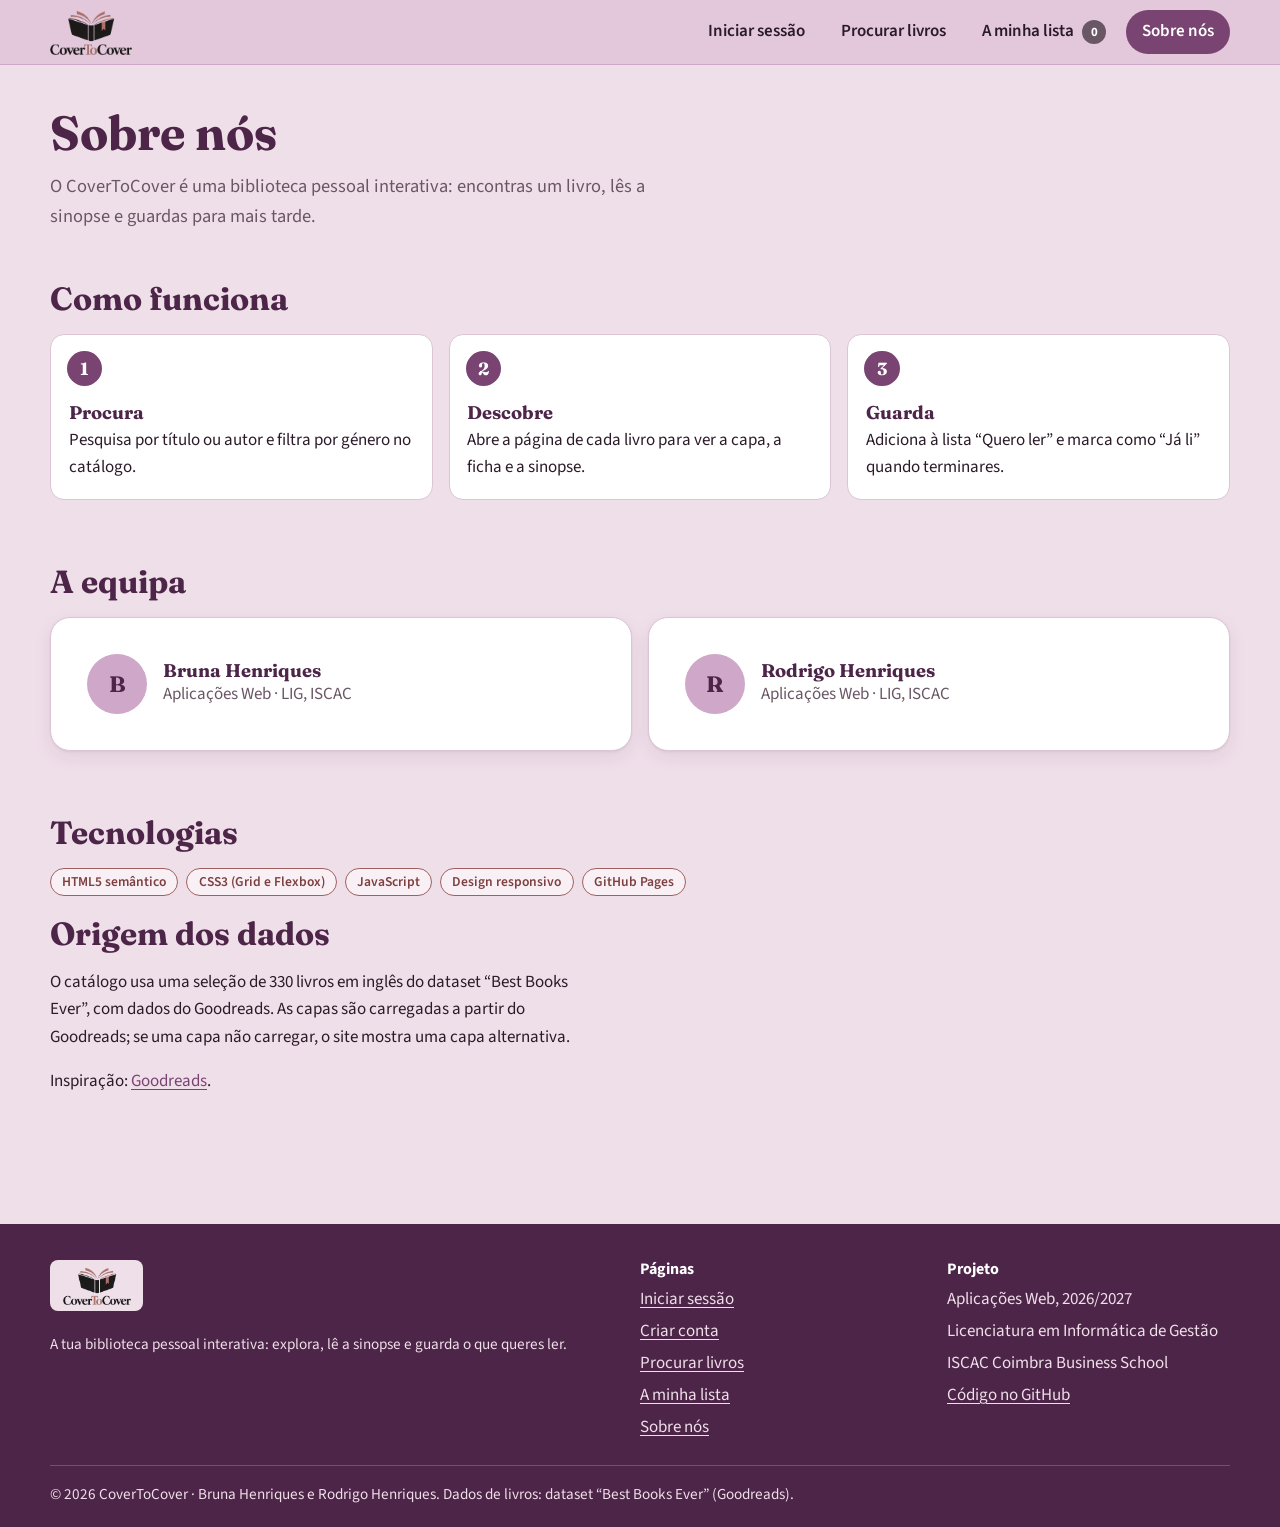
<file: sobre.html>
<!DOCTYPE html>
<html lang="pt-PT">
<head>
  <meta charset="utf-8">
  <meta name="viewport" content="width=device-width, initial-scale=1">
  <title>Sobre nós · CoverToCover</title>
  <meta name="description" content="A ideia do CoverToCover e a equipa por trás do projeto.">
  <meta name="theme-color" content="#e2c8da">
  <link rel="icon" type="image/png" href="img/logo.png">
  <link rel="preconnect" href="https://fonts.googleapis.com">
  <link rel="preconnect" href="https://fonts.gstatic.com" crossorigin>
  <link href="https://fonts.googleapis.com/css2?family=Fraunces:opsz,wght@9..144,600;9..144,700&family=Source+Sans+3:wght@400;600;700&display=swap" rel="stylesheet">
  <link rel="stylesheet" href="css/style.css">
</head>
<body>
  <a class="saltar" href="#conteudo">Saltar para o conteúdo</a>

  <header class="topo">
    <div class="container topo__barra">
      <a class="marca" href="index.html" aria-label="CoverToCover, página inicial">
        <img src="img/logo.png" alt="CoverToCover" width="102" height="58">
      </a>
      <button class="menu-btn" id="menu-btn" type="button" aria-expanded="false" aria-controls="menu-principal">
        <span class="menu-btn__barras" aria-hidden="true"></span> Menu
      </button>
      <nav class="menu" id="menu-principal" aria-label="Principal">
        <ul>
      <li><a href="index.html" data-link-sessao>Iniciar sessão</a></li>
      <li><a href="livros.html">Procurar livros</a></li>
      <li><a href="lista.html">A minha lista <span class="contador" data-contador data-zero="true" aria-label="livros na lista">0</span></a></li>
      <li><a href="sobre.html" aria-current="page">Sobre nós</a></li>
        </ul>
      </nav>
    </div>
  </header>

  <main id="conteudo">
    <div class="container">
      <div class="pagina-titulo">
        <h1>Sobre nós</h1>
        <p class="intro">O CoverToCover é uma biblioteca pessoal interativa: encontras um livro, lês a sinopse e guardas para mais tarde.</p>
      </div>

      <section class="secao" aria-labelledby="t-como" style="padding-top:1rem">
        <h2 id="t-como">Como funciona</h2>
        <ol class="passos">
          <li><h3>Procura</h3><p>Pesquisa por título ou autor e filtra por género no catálogo.</p></li>
          <li><h3>Descobre</h3><p>Abre a página de cada livro para ver a capa, a ficha e a sinopse.</p></li>
          <li><h3>Guarda</h3><p>Adiciona à lista “Quero ler” e marca como “Já li” quando terminares.</p></li>
        </ol>
      </section>

      <section class="secao" aria-labelledby="t-equipa" style="padding-top:0">
        <h2 id="t-equipa">A equipa</h2>
        <ul class="equipa">
          <li class="painel pessoa"><span class="pessoa__avatar" aria-hidden="true">B</span><div><h3>Bruna Henriques</h3><p>Aplicações Web · LIG, ISCAC</p></div></li>
          <li class="painel pessoa"><span class="pessoa__avatar" aria-hidden="true">R</span><div><h3>Rodrigo Henriques</h3><p>Aplicações Web · LIG, ISCAC</p></div></li>
        </ul>
      </section>

      <section class="secao sobre-grelha" aria-labelledby="t-tec" style="padding-top:0">
        <div>
          <h2 id="t-tec">Tecnologias</h2>
          <ul class="tecnologias">
            <li class="etiqueta">HTML5 semântico</li><li class="etiqueta">CSS3 (Grid e Flexbox)</li>
            <li class="etiqueta">JavaScript</li><li class="etiqueta">Design responsivo</li><li class="etiqueta">GitHub Pages</li>
          </ul>
        </div>
        <div>
          <h2>Origem dos dados</h2>
          <p>O catálogo usa uma seleção de 330 livros em inglês do dataset “Best Books Ever”, com dados do Goodreads. As capas são carregadas a partir do Goodreads; se uma capa não carregar, o site mostra uma capa alternativa.</p>
          <p>Inspiração: <a href="https://www.goodreads.com/">Goodreads</a>.</p>
        </div>
      </section>
    </div>
  </main>

  <div class="so-leitores" id="aviso" role="status" aria-live="polite"></div>

  <footer class="rodape">
    <div class="container">
      <div class="rodape__grelha">
        <div>
          <a class="rodape__marca" href="index.html"><img src="img/logo.png" alt="CoverToCover" width="85" height="48"></a>
          <p>A tua biblioteca pessoal interativa: explora, lê a sinopse e guarda o que queres ler.</p>
        </div>
        <nav aria-label="Rodapé">
          <h2>Páginas</h2>
          <ul>
            <li><a href="index.html">Iniciar sessão</a></li>
            <li><a href="registo.html">Criar conta</a></li>
            <li><a href="livros.html">Procurar livros</a></li>
            <li><a href="lista.html">A minha lista</a></li>
            <li><a href="sobre.html">Sobre nós</a></li>
          </ul>
        </nav>
        <div>
          <h2>Projeto</h2>
          <ul>
            <li>Aplicações Web, 2026/2027</li>
            <li>Licenciatura em Informática de Gestão</li>
            <li>ISCAC Coimbra Business School</li>
            <li><a href="https://github.com/brunahenriques/projeto-web-2026">Código no GitHub</a></li>
          </ul>
        </div>
      </div>
      <div class="rodape__fim"><p>© 2026 CoverToCover · Bruna Henriques e Rodrigo Henriques. Dados de livros: dataset “Best Books Ever” (Goodreads).</p></div>
    </div>
  </footer>
  <script src="js/app.js"></script>
</body>
</html>
</file>
<file: css/style.css>
:root {

  --lilas-50: #f8f0f5;
  --lilas-100: #efdfe9;
  --lilas-200: #e2c8da;
  --lilas-300: #cfa7c8;
  --malva: #7a4472;
  --malva-esc: #4d2548;
  --malva-hover: #5f3159;
  --rosa-livro: #a06060;
  --tinta: #2b1a28;
  --suave: #6a5766;
  --linha: #dcc4d4;
  --branco: #ffffff;
  --ok: #2f6b4f;
  --estrela: #c98a1b;

  --f-titulo: "Fraunces", "Georgia", serif;
  --f-texto: "Source Sans 3", "Segoe UI", system-ui, sans-serif;

  --max: 1180px;
  --gutter: clamp(1rem, 4vw, 2rem);
  --raio: 14px;
  --raio-peq: 8px;
  --sombra: 0 1px 2px rgb(77 37 72 / .08), 0 6px 18px rgb(77 37 72 / .08);
  --alt-topo: 4rem;
}

*,
*::before,
*::after { box-sizing: border-box; }

html { scroll-behavior: smooth; -webkit-text-size-adjust: 100%; }

body {
  margin: 0;
  min-height: 100vh;
  display: flex;
  flex-direction: column;
  font: 1.0625rem/1.6 var(--f-texto);
  color: var(--tinta);
  background: var(--lilas-100);
}

main { flex: 1; }

img { max-width: 100%; height: auto; display: block; }

h1, h2, h3 {
  font-family: var(--f-titulo);
  font-weight: 700;
  line-height: 1.15;
  color: var(--malva-esc);
  margin: 0 0 .5em;
  text-wrap: balance;
}
h1 { font-size: clamp(1.9rem, 5vw + .5rem, 3rem); }
h2 { font-size: clamp(1.45rem, 2.5vw + .6rem, 2rem); }
h3 { font-size: 1.15rem; }

p { margin: 0 0 1em; max-width: 68ch; }
a { color: var(--malva); text-underline-offset: .2em; }
a:hover { color: var(--malva-hover); }

:focus-visible {
  outline: 3px solid var(--malva);
  outline-offset: 3px;
  border-radius: 4px;
}

.container { width: min(100% - 2 * var(--gutter), var(--max)); margin-inline: auto; }
.secao { padding-block: clamp(2rem, 6vw, 4rem); }
.so-leitores {
  position: absolute; width: 1px; height: 1px; overflow: hidden;
  clip-path: inset(50%); white-space: nowrap;
}
.saltar {
  position: absolute; left: 1rem; top: -4rem; z-index: 100;
  background: var(--malva); color: var(--branco); padding: .6rem 1rem; border-radius: var(--raio-peq);
}
.saltar:focus { top: 1rem; color: var(--branco); }
.suave { color: var(--suave); }
.intro { font-size: 1.15rem; color: var(--suave); }

.topo {
  position: sticky; top: 0; z-index: 50;
  background: var(--lilas-200);
  border-bottom: 1px solid var(--lilas-300);
}
.topo__barra {
  display: flex; align-items: center; justify-content: space-between;
  min-height: var(--alt-topo); gap: 1rem;
}
.marca { display: block; line-height: 0; }
.marca img { height: 2.9rem; width: auto; }

.menu-btn {
  display: none;
  align-items: center; gap: .6rem;
  background: transparent; border: 2px solid var(--malva); border-radius: var(--raio-peq);
  color: var(--malva-esc); font: inherit; font-weight: 600; padding: .45rem .8rem; cursor: pointer;
}
.js .menu-btn { display: inline-flex; }
.menu-btn__barras, .menu-btn__barras::before, .menu-btn__barras::after {
  display: block; width: 1.3rem; height: 2px; background: currentColor; border-radius: 2px;
  transition: transform .2s, background .2s;
}
.menu-btn__barras { position: relative; }
.menu-btn__barras::before, .menu-btn__barras::after { content: ""; position: absolute; left: 0; }
.menu-btn__barras::before { top: -6px; }
.menu-btn__barras::after { top: 6px; }
.menu-btn[aria-expanded="true"] .menu-btn__barras { background: transparent; }
.menu-btn[aria-expanded="true"] .menu-btn__barras::before { transform: translateY(6px) rotate(45deg); }
.menu-btn[aria-expanded="true"] .menu-btn__barras::after { transform: translateY(-6px) rotate(-45deg); }

.menu { background: var(--lilas-200); }
.menu ul { list-style: none; margin: 0; padding: 0; display: flex; flex-direction: column; }
.menu a {
  display: flex; align-items: center; justify-content: space-between; gap: .5rem;
  padding: .9rem var(--gutter); color: var(--tinta); text-decoration: none; font-weight: 600;
  border-top: 1px solid var(--lilas-300);
}
.menu a:hover { background: var(--lilas-100); }
.menu a[aria-current="page"] { background: var(--lilas-100); box-shadow: inset 4px 0 0 var(--malva); }

.js .menu {
  position: absolute; top: 100%; left: 0; right: 0;
  border-bottom: 1px solid var(--lilas-300); box-shadow: var(--sombra);
}
.js .menu[hidden] { display: none; }

.contador {
  min-width: 1.5rem; height: 1.5rem; padding-inline: .4rem; border-radius: 999px;
  background: var(--tinta); color: var(--branco); font-size: .8rem; font-weight: 700;
  display: inline-grid; place-items: center;
}
.contador[data-zero="true"] { background: var(--suave); }

.btn {
  display: inline-flex; align-items: center; justify-content: center; gap: .5rem;
  min-height: 2.75rem; padding: .55rem 1.25rem;
  border: 2px solid var(--malva); border-radius: var(--raio-peq);
  background: var(--malva); color: var(--branco);
  font: inherit; font-weight: 700; text-decoration: none; cursor: pointer;
  transition: background .15s, color .15s;
}
.btn:hover { background: var(--malva-hover); border-color: var(--malva-hover); color: var(--branco); }
.btn--contorno { background: transparent; color: var(--malva); }
.btn--contorno:hover { background: var(--lilas-200); color: var(--malva-esc); }
.btn--ok, .btn--ok:hover { background: var(--ok); border-color: var(--ok); color: var(--branco); }
.btn--pequeno { min-height: 2.25rem; padding: .3rem .9rem; font-size: .95rem; }
.btn--bloco { width: 100%; }
.btn-link {
  background: none; border: 0; padding: 0; font: inherit; color: var(--malva);
  text-decoration: underline; cursor: pointer;
}

.etiqueta {
  display: inline-block; padding: .15rem .7rem; border-radius: 999px;
  border: 1.5px solid var(--rosa-livro); color: #7d3f3f;
  font-size: .85rem; font-weight: 600; text-decoration: none; background: var(--lilas-50);
}
a.etiqueta:hover { background: var(--lilas-200); color: #5e2c2c; }

.formulario { display: grid; gap: 1.1rem; }
.campo { display: grid; gap: .35rem; }
.campo label { font-weight: 600; }
.campo input,
.campo select {
  width: 100%; min-height: 2.9rem; padding: .55rem .8rem;
  font: inherit; color: var(--tinta); background: var(--branco);
  border: 2px solid var(--lilas-300); border-radius: var(--raio-peq);
}
.campo input:focus, .campo select:focus { outline: 3px solid var(--malva); outline-offset: 1px; border-color: var(--malva); }
.campo input[aria-invalid="true"] { border-color: #a32626; }
.campo__ajuda { font-size: .9rem; color: var(--suave); }
.campo__erro { font-size: .9rem; color: #8f1f1f; font-weight: 600; }
.campo__erro:empty { display: none; }
.campo--check { display: flex; align-items: flex-start; gap: .6rem; }
.campo--check input { width: 1.25rem; height: 1.25rem; min-height: 0; margin-top: .25rem; accent-color: var(--malva); }
.mensagem {
  padding: .8rem 1rem; border-radius: var(--raio-peq); background: var(--branco);
  border-left: 5px solid var(--malva); font-weight: 600;
}
.mensagem--erro { border-left-color: #a32626; color: #8f1f1f; }
.mensagem--ok { border-left-color: var(--ok); color: var(--ok); }

.painel {
  background: var(--branco); border: 1px solid var(--linha);
  border-radius: calc(var(--raio) + 6px); box-shadow: var(--sombra);
  padding: clamp(1.25rem, 4vw, 2.25rem);
}

.capa {
  position: relative; display: block; aspect-ratio: 2 / 3; overflow: hidden;
  border-radius: 6px; background: linear-gradient(160deg, var(--malva), var(--malva-esc));
  box-shadow: 0 2px 8px rgb(43 26 40 / .25);
}
.capa__fallback {
  position: absolute; inset: 0; padding: .6rem; display: grid; place-content: center; text-align: center;
  color: var(--lilas-50); font: 700 .8rem/1.2 var(--f-titulo);
  border-left: 6px solid rgb(255 255 255 / .18);
}
.capa img { position: absolute; inset: 0; width: 100%; height: 100%; object-fit: cover; }

.livro-card {
  display: grid; grid-template-columns: 6rem 1fr; gap: 1rem;
  padding: 1rem; background: var(--branco);
  border: 1.5px solid var(--linha); border-radius: var(--raio);
  box-shadow: var(--sombra);
}
.livro-card__titulo { font-size: 1.1rem; margin-bottom: .15rem; }
.livro-card__titulo a { color: inherit; text-decoration: none; }
.livro-card__titulo a:hover { text-decoration: underline; }
.livro-card__autor { margin: 0 0 .5rem; color: var(--suave); }
.livro-card__meta { display: flex; flex-wrap: wrap; align-items: center; gap: .5rem; margin-bottom: .6rem; }
.nota { font-weight: 700; color: #8a5a0e; white-space: nowrap; }
.nota::before { content: "★ "; color: var(--estrela); }

.sinopse-curta { margin: 0 0 .75rem; }
.sinopse-curta summary { cursor: pointer; font-weight: 600; color: var(--malva); }
.sinopse-curta p { margin: .5rem 0 0; font-size: .97rem; }

.livro-card__acoes { display: flex; flex-wrap: wrap; gap: .5rem; }

.entrada { padding-block: clamp(1.5rem, 5vw, 3.5rem) clamp(2rem, 6vw, 4rem); }
.entrada__grelha { display: grid; gap: 2rem; align-items: center; }
.entrada__texto h1 { margin-bottom: .4em; }
.painel--login { max-width: 30rem; width: 100%; margin-inline: auto; order: -1; }
.painel--login h2 { text-align: center; margin-bottom: 1rem; }
.links-login { display: grid; gap: .4rem; margin-top: 1.25rem; text-align: center; font-size: .97rem; }
.links-login a { color: var(--malva); }

.estante-bloco { margin-top: clamp(1.5rem, 4vw, 3rem); }
.estante {
  display: flex; align-items: flex-end; gap: 4px; margin: 0; padding: 0 .5rem; list-style: none;
  overflow-x: auto; scroll-snap-type: x proximity;
  border-bottom: 14px solid var(--malva-esc); border-radius: 0 0 4px 4px;
  scrollbar-width: thin;
}
.estante li { scroll-snap-align: start; flex: 0 0 auto; }
.lombada {
  display: block; width: 3.1rem; padding: .8rem .35rem; color: var(--branco); text-decoration: none;
  writing-mode: vertical-rl; font: 700 .85rem/1.1 var(--f-titulo);
  border-radius: 4px 4px 0 0; overflow: hidden; text-overflow: ellipsis; white-space: nowrap;
  border-top: 5px solid rgb(255 255 255 / .35);
  transition: transform .2s;
}
.lombada:hover { transform: translateY(-8px); color: var(--branco); }
.estante li:nth-child(5n+1) .lombada { background: var(--malva); height: 11rem; }
.estante li:nth-child(5n+2) .lombada { background: var(--rosa-livro); height: 9.5rem; }
.estante li:nth-child(5n+3) .lombada { background: var(--malva-esc); height: 12rem; }
.estante li:nth-child(5n+4) .lombada { background: #6d5a8a; height: 10.2rem; }
.estante li:nth-child(5n+5) .lombada { background: #8c4a62; height: 11.5rem; }

.pagina-titulo { padding-block: clamp(1.5rem, 4vw, 2.5rem) 1rem; }
.pagina-titulo h1 { margin-bottom: .25em; }

.filtros {
  display: grid; gap: 1rem; padding: 1rem; margin-bottom: 1rem;
  background: var(--lilas-50); border: 1.5px solid var(--linha); border-radius: var(--raio);
}
.catalogo__estado { display: flex; justify-content: space-between; align-items: center; flex-wrap: wrap; gap: .5rem; margin-bottom: 1rem; }
.catalogo__estado p { margin: 0; font-weight: 600; }
.livros-grelha { display: grid; gap: 1rem; margin: 0; padding: 0; list-style: none; }
.vazio { padding: 2rem 1rem; text-align: center; background: var(--lilas-50); border: 2px dashed var(--lilas-300); border-radius: var(--raio); }
.vazio p { margin-inline: auto; }
.mais { text-align: center; margin-top: 1.5rem; }

.lista-lateral { display: none; }
.lista-lateral__topo { display: flex; align-items: center; justify-content: space-between; gap: 1rem; margin-bottom: 1rem; }
.lista-lateral h2 { margin: 0; font-size: 1.35rem; }
.mini-lista { list-style: none; margin: 0 0 1rem; padding: 0; display: grid; gap: .75rem; }
.mini-item {
  display: grid; grid-template-columns: 3.2rem 1fr; gap: .75rem; align-items: start;
  padding: .6rem; background: var(--branco); border: 1.5px solid var(--linha); border-radius: var(--raio-peq);
}
.mini-item h3 { font-size: .95rem; margin: 0; }
.mini-item h3 a { color: inherit; text-decoration: none; }
.mini-item p { margin: 0 0 .3rem; font-size: .88rem; color: var(--suave); }

.migalhas { font-size: .95rem; padding-block: 1.25rem .5rem; }
.migalhas a { color: var(--malva); }
.detalhe { display: grid; gap: 1.5rem; }
.detalhe__capa { width: min(9.5rem, 50%); margin-inline: auto; }
.detalhe__cabecalho h1 { margin-bottom: .15em; }
.detalhe__autor { font-size: 1.2rem; color: var(--suave); margin-bottom: 1rem; }
.detalhe__etiquetas { display: flex; flex-wrap: wrap; gap: .5rem; margin-bottom: 1rem; }
.detalhe__acoes { display: flex; flex-wrap: wrap; gap: .75rem; margin-block: 1.25rem; }
.ficha { display: grid; grid-template-columns: repeat(auto-fit, minmax(6.5rem, 1fr)); gap: .75rem; margin: 0 0 1.5rem; }
.ficha div { padding: .75rem 1rem; background: var(--lilas-50); border: 1.5px solid var(--linha); border-radius: var(--raio-peq); }
.ficha dt { font-size: .85rem; color: var(--suave); }
.ficha dd { margin: 0; font-weight: 700; font-size: 1.15rem; }
.sinopse h2 { font-size: 1.35rem; }
.sinopse p { font-size: 1.05rem; }
.sugestoes { margin-top: clamp(2rem, 5vw, 3.5rem); }
.sugestoes__lista { display: grid; grid-template-columns: repeat(2, 1fr); gap: 1rem; list-style: none; margin: 0; padding: 0; }
.sugestao { display: grid; gap: .6rem; }
.sugestao a { text-decoration: none; color: inherit; }
.sugestao h3 { font-size: .98rem; margin: .5rem 0 0; }
.sugestao p { margin: 0; font-size: .9rem; color: var(--suave); }
.sugestao a:hover h3 { text-decoration: underline; }

.separadores { display: flex; gap: .5rem; flex-wrap: wrap; margin-bottom: 1.25rem; }
.separador {
  display: inline-flex; align-items: center; gap: .6rem; min-height: 2.75rem;
  padding: .5rem 1.1rem; font: inherit; font-weight: 700; cursor: pointer;
  background: var(--lilas-50); color: var(--malva-esc);
  border: 2px solid var(--lilas-300); border-radius: 999px;
}
.separador[aria-selected="true"] { background: var(--malva); color: var(--branco); border-color: var(--malva); }
.separador[aria-selected="true"] .contador { background: var(--branco); color: var(--malva-esc); }
.lista-completa { display: grid; gap: 1rem; margin: 0; padding: 0; list-style: none; }
.estrelas { display: flex; align-items: center; gap: .15rem; margin-bottom: .6rem; flex-wrap: wrap; }
.estrelas__rotulo { font-size: .9rem; color: var(--suave); margin-right: .4rem; }
.estrela {
  background: none; border: 0; padding: 0 .1rem; font-size: 1.6rem; line-height: 1; cursor: pointer;
  color: var(--lilas-300);
}
.estrela.ativa { color: var(--estrela); }
.estrela:hover { color: var(--estrela); }

.sobre-grelha { display: grid; gap: 1.25rem; }
.passos { counter-reset: passo; list-style: none; margin: 0; padding: 0; display: grid; gap: 1rem; }
.passos li {
  counter-increment: passo; position: relative; padding: 1.1rem 1.1rem 1.1rem 4rem;
  background: var(--branco); border: 1.5px solid var(--linha); border-radius: var(--raio);
}
.passos li::before {
  content: counter(passo); position: absolute; left: 1rem; top: 1rem;
  width: 2.2rem; height: 2.2rem; border-radius: 50%; display: grid; place-items: center;
  background: var(--malva); color: var(--branco); font: 700 1.1rem var(--f-titulo);
}
.passos h3 { margin-bottom: .2em; }
.passos p { margin: 0; }
.equipa { display: grid; gap: 1rem; list-style: none; margin: 0; padding: 0; }
.pessoa { display: flex; align-items: center; gap: 1rem; }
.pessoa__avatar {
  flex: none; width: 3.75rem; height: 3.75rem; border-radius: 50%;
  display: grid; place-items: center; background: var(--lilas-300); color: var(--malva-esc);
  font: 700 1.4rem var(--f-titulo);
}
.pessoa h3 { margin: 0; }
.pessoa p { margin: 0; color: var(--suave); }
.tecnologias { display: flex; flex-wrap: wrap; gap: .5rem; list-style: none; margin: 0; padding: 0; }

.rodape { background: var(--malva-esc); color: var(--lilas-100); margin-top: 3rem; padding-block: 2.25rem 1.25rem; }
.rodape a { color: var(--lilas-100); }
.rodape a:hover { color: var(--branco); }
.rodape__grelha { display: grid; gap: 1.5rem; }
.rodape h2 { font-family: var(--f-texto); font-size: 1rem; color: var(--branco); margin-bottom: .5rem; }
.rodape ul { list-style: none; margin: 0; padding: 0; display: grid; gap: .3rem; }
.rodape p { font-size: .95rem; }
.rodape__marca { display: inline-block; background: var(--lilas-100); padding: .4rem .8rem; border-radius: var(--raio-peq); line-height: 0; margin-bottom: .75rem; }
.rodape__marca img { height: 2.4rem; width: auto; }
.rodape__fim { margin-top: 1.5rem; padding-top: 1rem; border-top: 1px solid rgb(255 255 255 / .2); font-size: .88rem; }
.rodape__fim p { max-width: none; margin: 0; }

@media (max-width: 400px) {
  .livro-card { grid-template-columns: 5rem 1fr; gap: .75rem; padding: .75rem; }
  .btn--pequeno { flex: 1 1 100%; }
}

@media (min-width: 640px) {
  .filtros { grid-template-columns: 1fr 1fr; align-items: end; }
  .filtros .campo:first-child { grid-column: 1 / -1; }
  .livros-grelha { grid-template-columns: repeat(2, 1fr); }
  .livro-card { grid-template-columns: 7rem 1fr; }
  .sugestoes__lista { grid-template-columns: repeat(4, 1fr); }
  .equipa { grid-template-columns: repeat(2, 1fr); }
  .passos { grid-template-columns: repeat(3, 1fr); }
  .passos li { padding: 4.2rem 1.1rem 1.1rem; }
  .rodape__grelha { grid-template-columns: 2fr 1fr 1fr; }
  .detalhe { grid-template-columns: 13rem 1fr; gap: 2rem; align-items: start; }
  .detalhe__capa { width: 100%; }
  .detalhe__corpo { grid-column: 1 / -1; }
}

@media (min-width: 900px) {

  .menu-btn, .js .menu-btn { display: none; }
  .js .menu, .menu { position: static; background: transparent; border: 0; box-shadow: none; display: block; }
  .js .menu[hidden] { display: block; }
  .menu ul { flex-direction: row; gap: .25rem; }
  .menu a { border: 0; border-radius: 999px; padding: .5rem 1rem; }
  .menu a[aria-current="page"] { background: var(--malva); color: var(--branco); box-shadow: none; }
  .menu a[aria-current="page"] .contador { background: var(--branco); color: var(--malva-esc); }

  .entrada__grelha { grid-template-columns: 1.1fr .9fr; gap: 4rem; }
  .painel--login { margin-inline: 0; order: 0; }

  .catalogo-layout { display: grid; grid-template-columns: minmax(0, 1fr) 21rem; gap: 2rem; align-items: start; }
  .lista-lateral {
    display: block; position: sticky; top: calc(var(--alt-topo) + 1rem);
    max-height: calc(100vh - var(--alt-topo) - 2rem); overflow-y: auto;
    padding: 1.25rem; background: var(--lilas-50);
    border: 1.5px solid var(--linha); border-radius: calc(var(--raio) + 6px);
  }
  .livros-grelha { grid-template-columns: 1fr; }
  .rodape__grelha { grid-template-columns: 2fr 1fr 1fr; }
  .detalhe { grid-template-columns: 16rem 1fr; gap: 3rem; }
}

@media (min-width: 1200px) {
  .livros-grelha { grid-template-columns: repeat(2, 1fr); }
  .filtros { grid-template-columns: 2fr 1.3fr 1.3fr; }
  .filtros .campo:first-child { grid-column: auto; }
  .catalogo-layout { grid-template-columns: minmax(0, 1fr) 23rem; }
  .sugestoes__lista { gap: 1.5rem; }
  .lista-completa { grid-template-columns: repeat(2, 1fr); }
}

@media (prefers-reduced-motion: reduce) {
  html { scroll-behavior: auto; }
  *, *::before, *::after { transition: none !important; animation: none !important; }
}

@media print {
  .topo, .rodape, .filtros, .lista-lateral, .livro-card__acoes, .detalhe__acoes { display: none; }
  body { background: #fff; }
}
</file>
